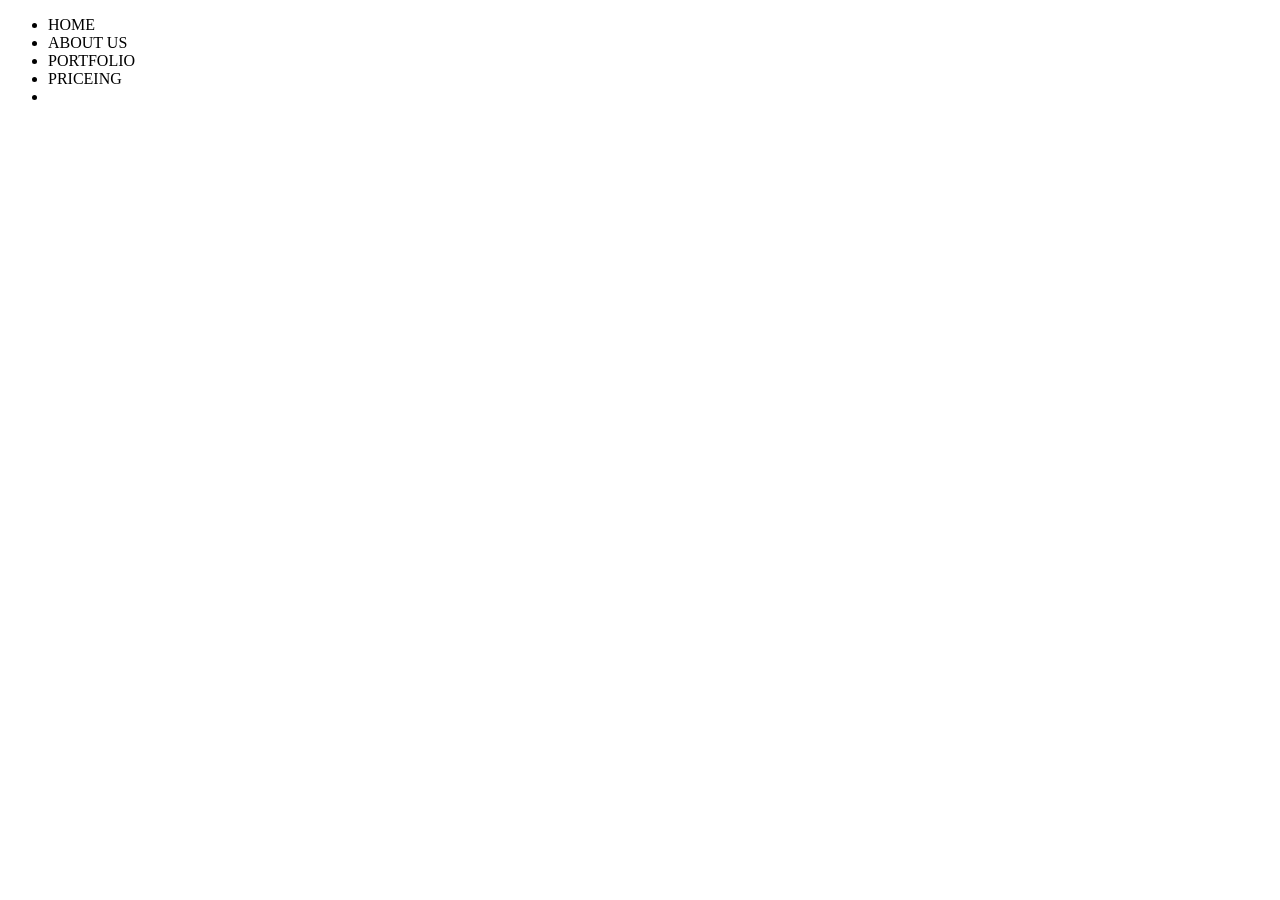
<file: assighnments/module 4/Q-21/index.htm>
<!DOCTYPE html>
<html lang="en">
<head>
    <meta charset="UTF-8">
    <meta name="viewport" content="width=device-width, initial-scale=1.0">
    <title>Document</title>
</head>
<body>
    <div class="container">
        <div class="navbar">
            <div class="logodiv"></div>
            <div class="menu">
                <ul>
                    <li>HOME</li>
                    <li>ABOUT US</li>
                    <li>PORTFOLIO</li>
                    <li>PRICEING</li>
                    <li></li>
                </ul>
            </div>
        </div>
    </div>
</body>
</html>
</file>
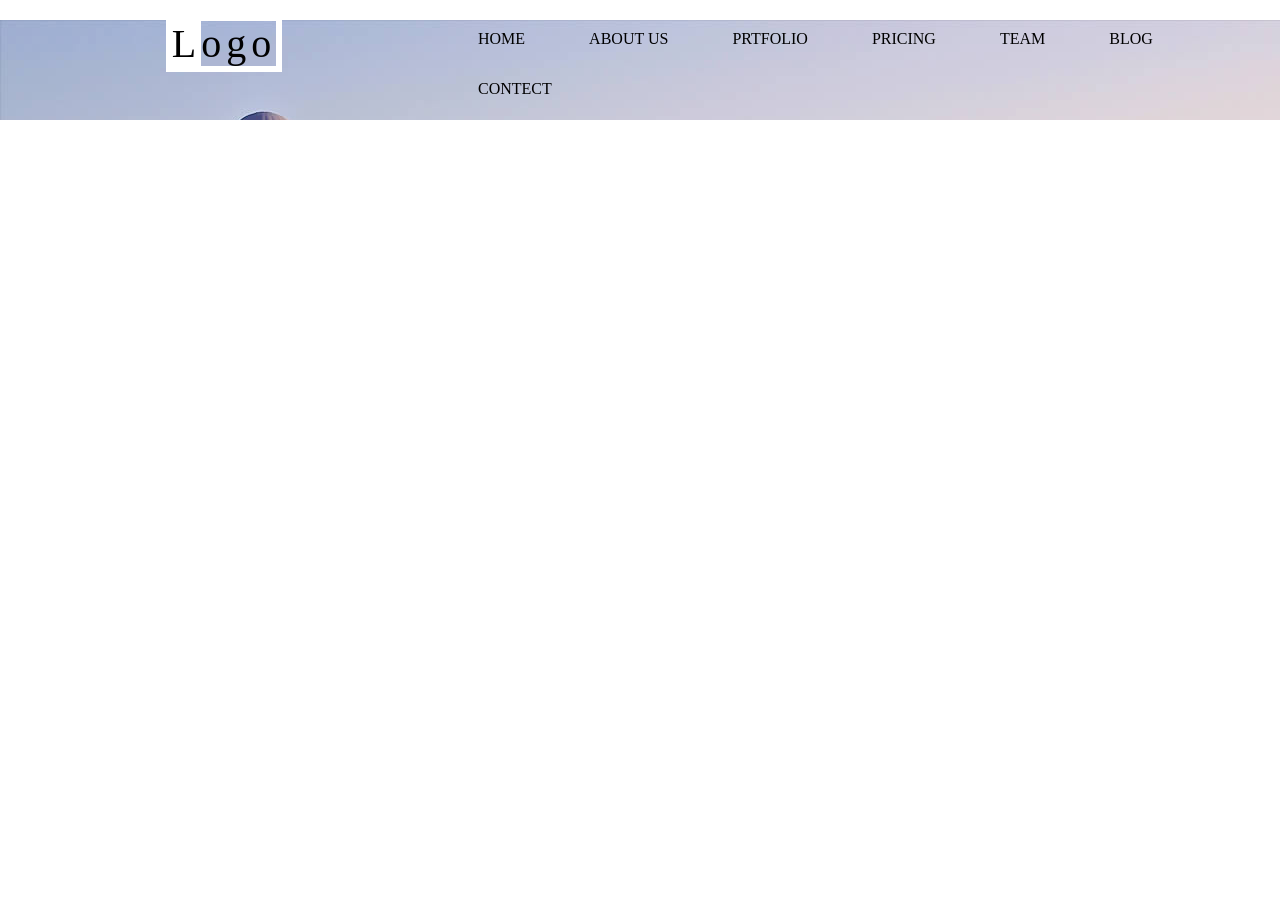
<file: assighnments/module 4/Q-22/index.htm>
<!DOCTYPE html>
<html lang="en">
<head>
    <meta charset="UTF-8">
    <meta name="viewport" content="width=device-width, initial-scale=1.0">
    <title>Document</title>
    <link rel="stylesheet" href="style.css">
</head>
<body>
    <div class="main">
        
    <div class="menu">
    <div class="logo">
        <span class="mainspan"><span class="logos">L</span>ogo</span>
    </div>
    <div class="navlist">
        
        <ul>
        
            <li>HOME</li>
            <li>ABOUT US</li>
            <li>PRTFOLIO</li>
            <li>PRICING</li>
            <li>TEAM</li>
            <li>BLOG</li>
            <li>CONTECT</li>
        </ul>
    </div>
    </div>
</div>
</body>
</html>
</file>
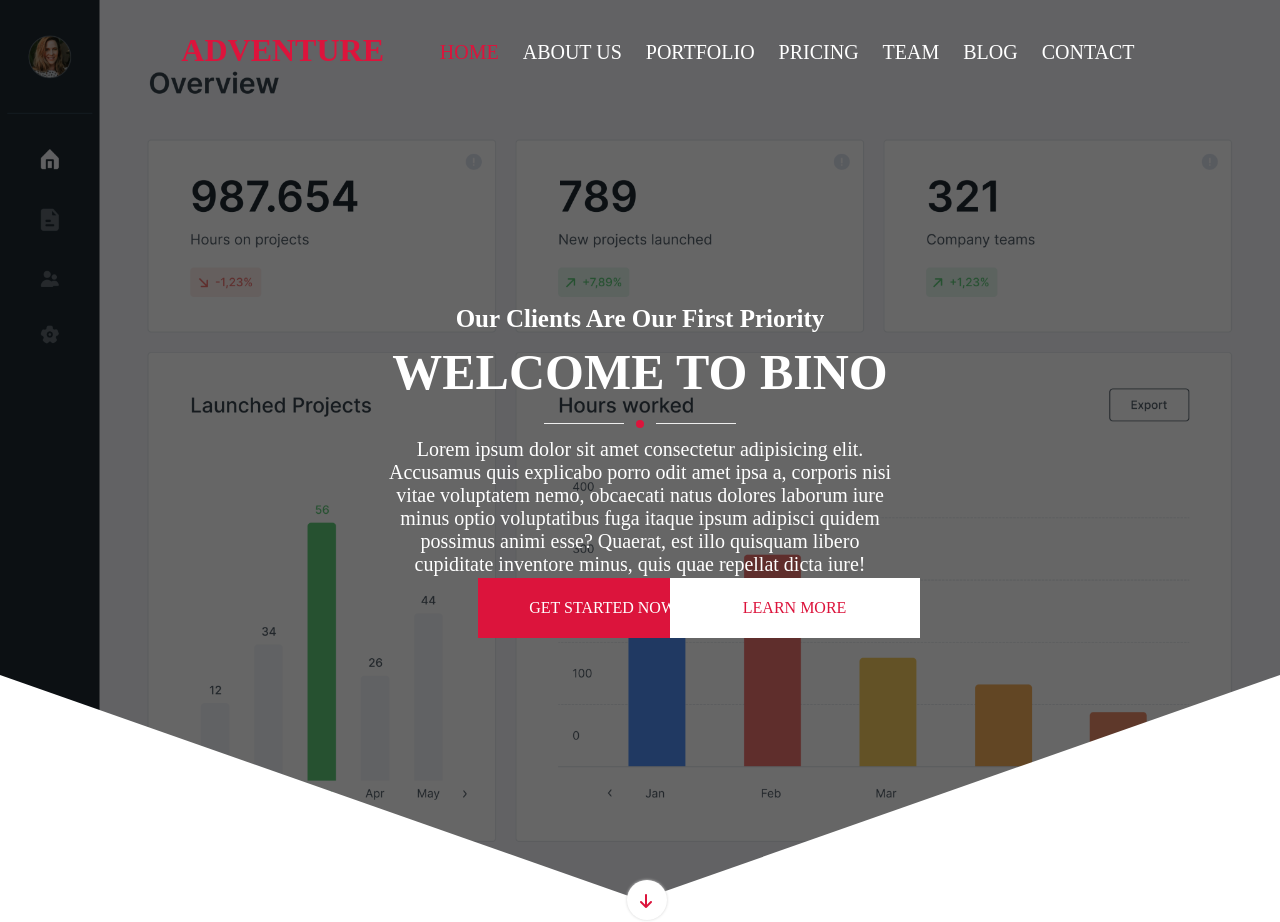
<file: all stuff/d/ballons.htm>
<!DOCTYPE html>
<html lang="en">

<head>
    <meta charset="UTF-8">
    <meta name="viewport" content="width=device-width, initial-scale=1.0">
    <title>Question-21</title>
    <link rel="stylesheet" href="../d/wavesimg/ballons.css">
    <link rel="stylesheet" href="https://cdnjs.cloudflare.com/ajax/libs/font-awesome/6.4.2/css/all.min.css">
</head>

<body>
    <div class="banner">
        <div class="banner-img"></div>
        <div class="header">
            <div class="header-title">
                <h1>ADVENTURE</h1>
            </div>
            <div class="header-list">
                <ul class="list">
                    <li class="home" style="color: crimson;">home </li>
                    <li>about us</li>
                    <li>portfolio</li>
                    <li>pricing</li>
                    <li>team</li>
                    <li>blog</li>
                    <li>contact</li>
                </ul>
            </div>
        </div>

        <div class="banner-text">
            <div class="text">
                <h3>Our Clients Are Our First Priority</h3>
                <h1>WELCOME TO BINO</h1>
            </div>
            <div class="circle"></div>
            <p>Lorem ipsum dolor sit amet consectetur adipisicing elit. Accusamus quis explicabo porro odit amet ipsa a,
                corporis nisi vitae voluptatem nemo, obcaecati natus dolores laborum iure minus optio voluptatibus fuga
                itaque ipsum adipisci quidem possimus animi esse? Quaerat, est illo quisquam libero cupiditate inventore
                minus, quis quae repellat dicta iure!</p>
            <div class="button">
                <div class="btn btn-1">
                    <a href="#">GET STARTED NOW</a>
                </div>
                <div class="btn btn-2">
                    <a href="#">LEARN MORE</a>
                </div>
            </div>
        </div>

        <div class="icon">
            <i class="fa fa-arrow-down"></i>
        </div>
    </div>
</body>

</html>
</file>
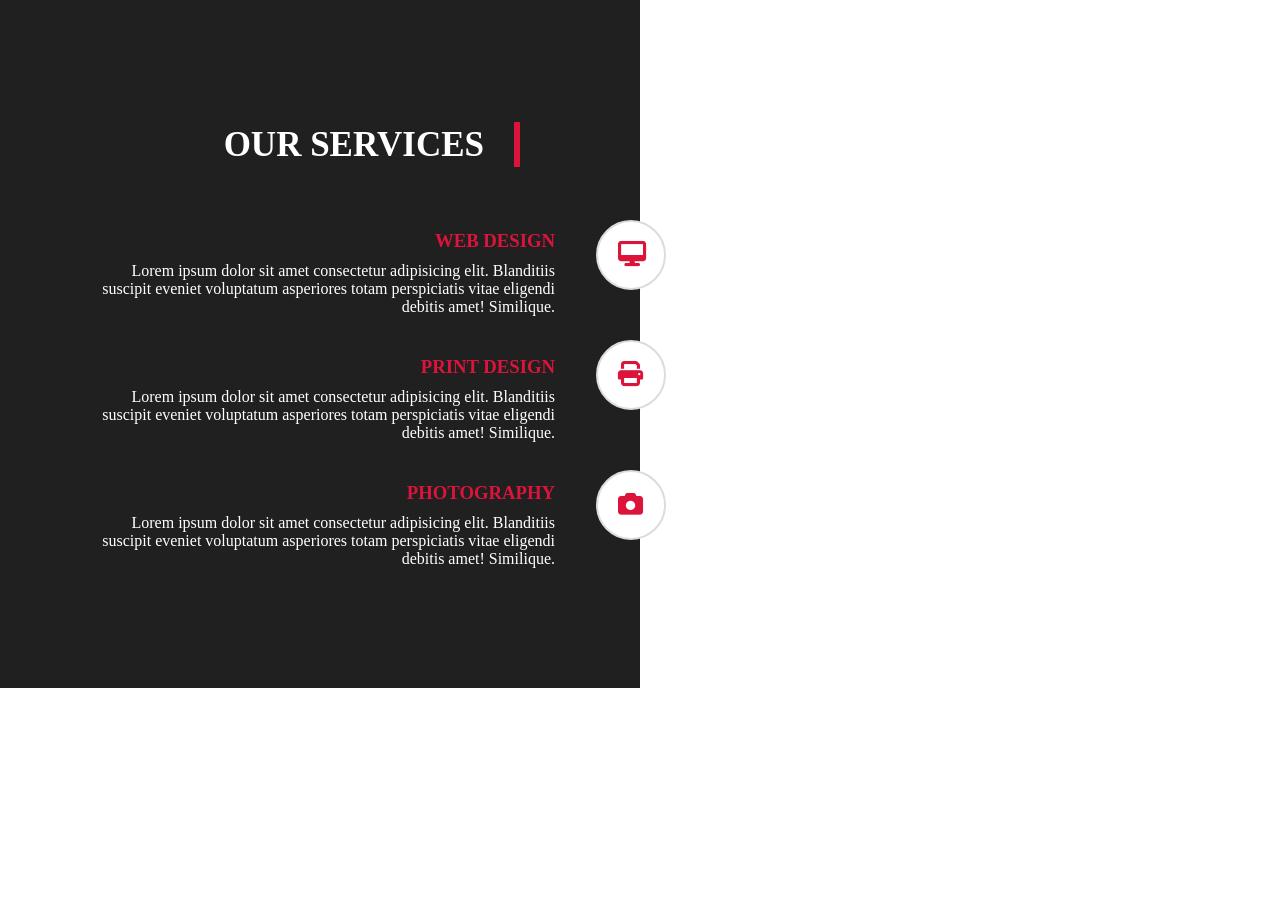
<file: all stuff/d/d3.htm>
<!DOCTYPE html>
<html lang="en">

<head>
    <meta charset="UTF-8">
    <meta name="viewport" content="width=device-width, initial-scale=1.0">
    <title>Question-22</title>
    <link rel="stylesheet" href="../d3.css">
    <link rel="stylesheet" href="https://cdnjs.cloudflare.com/ajax/libs/font-awesome/6.4.2/css/all.min.css">
</head>

<body>
    <div class="service-container">
        <div class="service-box">
            <div class=" box box-1">
                <ul class="services">
                    <h2>OUR SERVICES</h2>
                    <li class="service">
                        <h3>WEB DESIGN</h3>
                        <p>Lorem ipsum dolor sit amet consectetur adipisicing elit. Blanditiis suscipit eveniet
                            voluptatum
                            asperiores totam perspiciatis vitae eligendi debitis amet! Similique.</p>
                    </li>
                    <li class="service">
                        <h3>PRINT DESIGN</h3>
                        <p>Lorem ipsum dolor sit amet consectetur adipisicing elit. Blanditiis suscipit eveniet
                            voluptatum
                            asperiores totam perspiciatis vitae eligendi debitis amet! Similique.</p>
                    </li>
                    <li class="service">
                        <h3>PHOTOGRAPHY</h3>
                        <p>Lorem ipsum dolor sit amet consectetur adipisicing elit. Blanditiis suscipit eveniet
                            voluptatum
                            asperiores totam perspiciatis vitae eligendi debitis amet! Similique.</p>
                    </li>
                </ul>

                <div class="icon-1 icon"><i class="fa-solid fa-desktop"></i></div>
                <div class="icon-2 icon"><i class="fa-solid fa-print"></i></div>
                <div class="icon-3 icon"><i class="fa-solid fa-camera"></i></div>
            </div>
            <div class=" box box-2"></div>
        </div>
    </div>
</body>


</html>
</file>
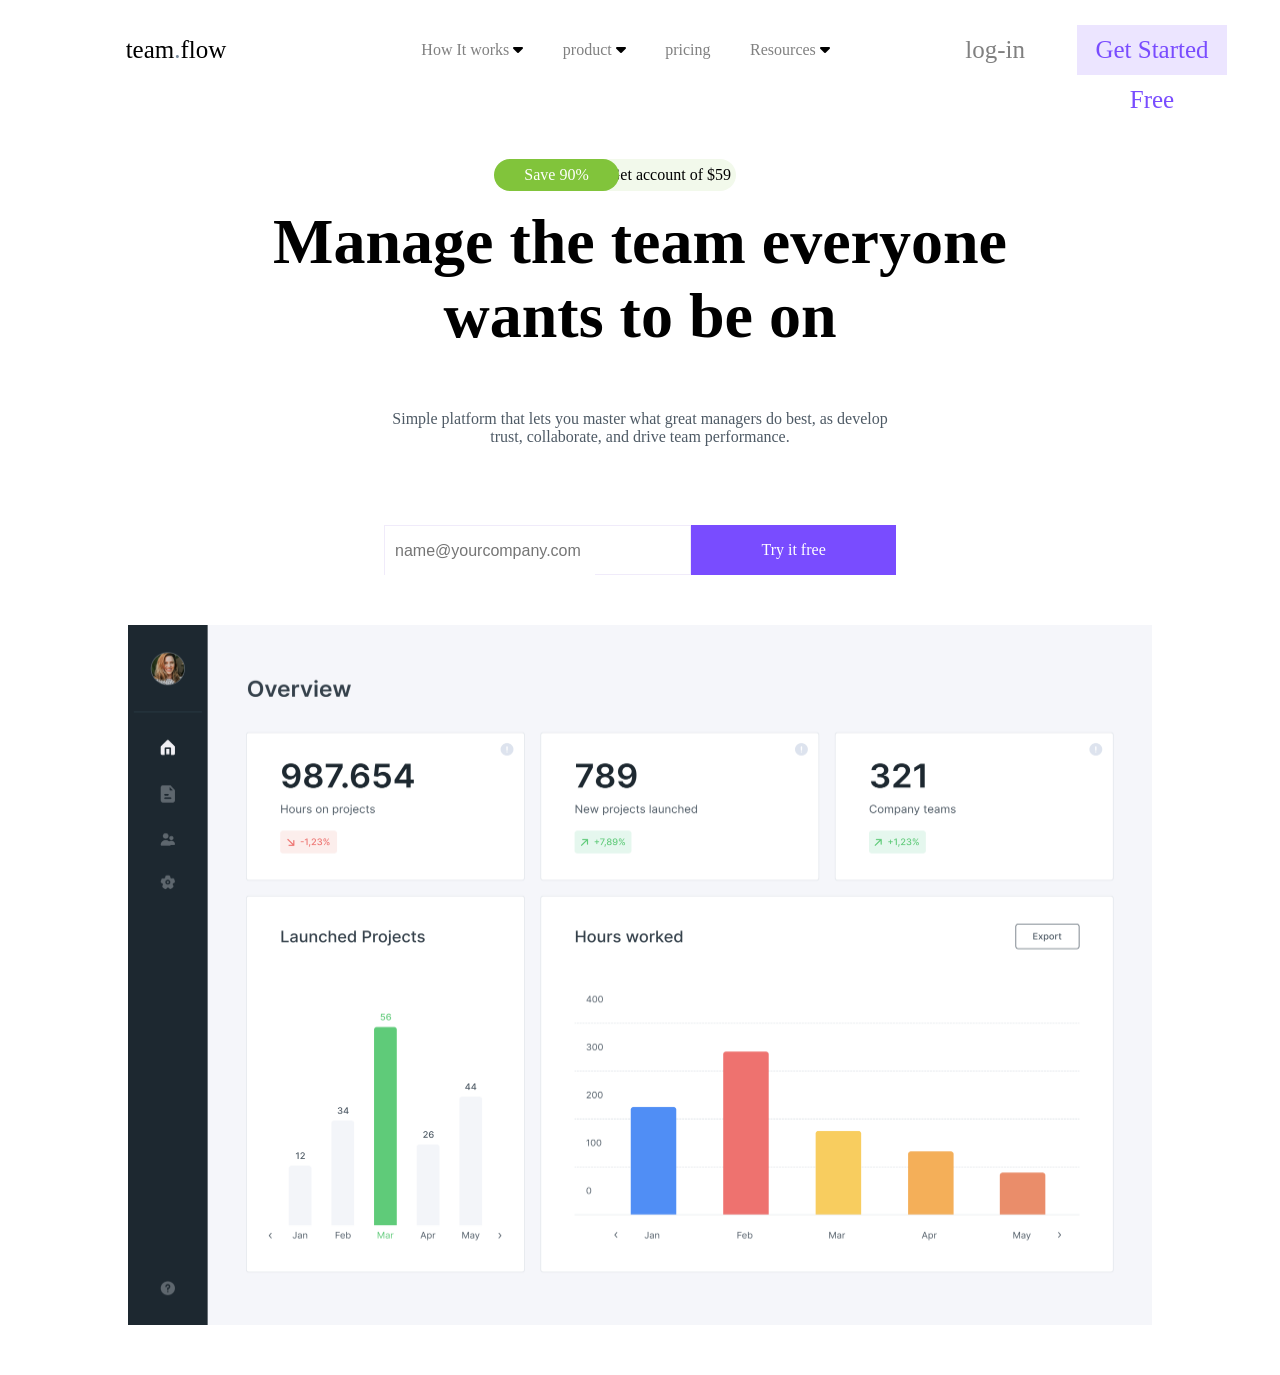
<file: all stuff/d/d4.htm>
<!DOCTYPE html>
<html lang="en">

<head>
    <meta charset="UTF-8">
    <meta name="viewport" content="width=device-width, initial-scale=1.0">
    <title>Question-25</title>
    <link rel="stylesheet" href="d4.css">
    <link rel="stylesheet" href="https://cdnjs.cloudflare.com/ajax/libs/font-awesome/6.4.2/css/all.min.css">
</head>

<body>

    <!-- HEADER -->
    <div class="header">
        <div class="header-container">
            <div class="header-title">
                <h1>team<span style="color: lightslategray;">.</span>flow</h1>
            </div>
            <div class="header-menu">
                <div class="menu">
                    <ul class="list">
                        <li>How It works <i class="fa-solid fa-caret-down" style="color: #000000;"></i></li>
                        <li>product <i class="fa-solid fa-caret-down" style="color: #000000;"></i></li>
                        <li>pricing</li>
                        <li>Resources <i class="fa-solid fa-caret-down" style="color: #000000;"></i></li>
                    </ul>
                </div>
                <div class="button">
                    <div class="btn btn-1"><a href="#">log-in</a></div>
                    <div class="btn btn-2"><a href="#">Get Started Free</a></div>
                </div>
            </div>
        </div>
    </div>

    <!-- banner section -->
    <div class="banner">
        <div class="banner-container">
            <div class="save-upto">
                <div class="get">
                    <div class="save">Save 90%</div>
                    Get account of $59</div>
            </div>
            <div class="banner-content">
                <h1>Manage the team everyone wants to be on</h1>
                <h4>Simple platform that lets you master what great managers do best, as develop trust, collaborate, and drive team performance.</h4>
            </div>
            <div class="input-container">
                <div class="box-1"><input type="text" placeholder="name@yourcompany.com"></div>
                <div class="box-2">Try it free</div>
            </div>
        </div>
    </div>

    <div class="overview">
        <div class="overview-container">
            <img src="../../all stuff/d/112.png" alt="" height="100%" width="100%">
        </div>
    </div>
</body>

</html>
</file>
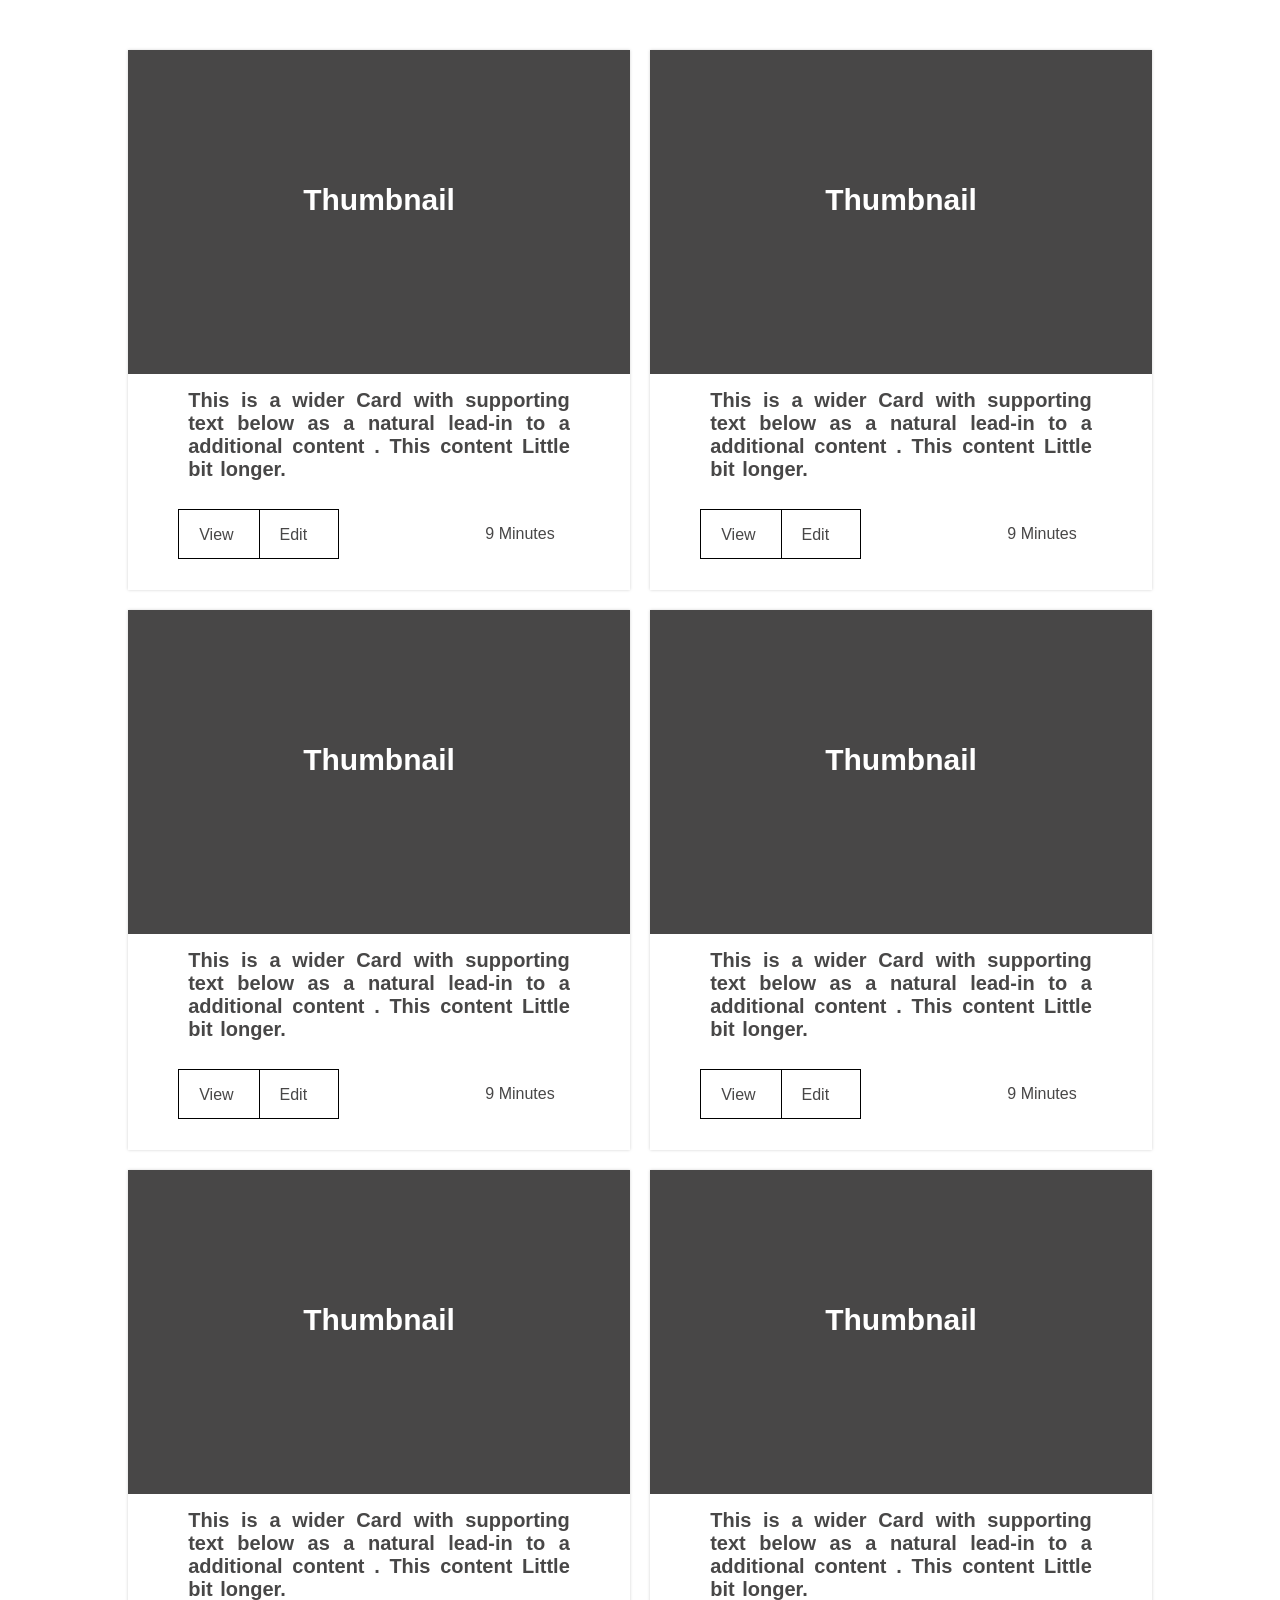
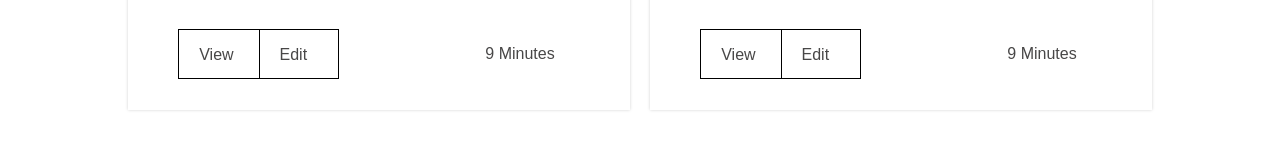
<file: all stuff/d/thumb.htm>
<!DOCTYPE html>
<html lang="en">

<head>
    <meta charset="UTF-8">
    <meta name="viewport" content="width=device-width, initial-scale=1.0">
    <title>Question-24</title>
    <link rel="stylesheet" href="thumb.css">
</head>

<body>
    <div class="container">
        <div class="box box-1">
            <div class="content content-1">
                <h2>Thumbnail</h2>
            </div>
            <div class="content-2 content">
                <h5>This is a wider Card with supporting text below as a natural lead-in to a additional content . This
                    content Little bit longer.</h5>
                <div class="button">
                    <div class="btn btn-1"><a href="#">View</a></div>
                    <div class="btn btn-2"><a href="#">Edit</a></div>
                    <div class="time">9 Minutes</div>
                </div>
            </div>
        </div>
        <div class="box box-2">
            <div class="content content-1">
                <h2>Thumbnail</h2>
            </div>
            <div class="content-2 content">
                <h5>This is a wider Card with supporting text below as a natural lead-in to a additional content . This
                    content Little bit longer.</h5>
                <div class="button">
                    <div class="btn btn-1"><a href="#">View</a></div>
                    <div class="btn btn-2"><a href="#">Edit</a></div>
                    <div class="time">9 Minutes</div>
                </div>
            </div>
        </div>
        <div class="box box-3">
            <div class="content content-1">
                <h2>Thumbnail</h2>
            </div>
            <div class="content-2 content">
                <h5>This is a wider Card with supporting text below as a natural lead-in to a additional content . This
                    content Little bit longer.</h5>
                <div class="button">
                    <div class="btn btn-1"><a href="#">View</a></div>
                    <div class="btn btn-2"><a href="#">Edit</a></div>
                    <div class="time">9 Minutes</div>
                </div>
            </div>
        </div>
        <div class="box box-4">
            <div class="content content-1">
                <h2>Thumbnail</h2>
            </div>
            <div class="content-2 content">
                <h5>This is a wider Card with supporting text below as a natural lead-in to a additional content . This
                    content Little bit longer.</h5>
                <div class="button">
                    <div class="btn btn-1"><a href="#">View</a></div>
                    <div class="btn btn-2"><a href="#">Edit</a></div>
                    <div class="time">9 Minutes</div>
                </div>  
            </div>
        </div>
        <div class="box box-5">
            <div class="content content-1">
                <h2>Thumbnail</h2>
            </div>
            <div class="content-2 content">
                <h5>This is a wider Card with supporting text below as a natural lead-in to a additional content . This
                    content Little bit longer.</h5>
                <div class="button">
                    <div class="btn btn-1"><a href="#">View</a></div>
                    <div class="btn btn-2"><a href="#">Edit</a></div>
                    <div class="time">9 Minutes</div>
                </div>
            </div>
        </div>
        <div class="box box-6">
            <div class="content content-1">
                <h2>Thumbnail</h2>
            </div>
            <div class="content-2 content">
                <h5>This is a wider Card with supporting text below as a natural lead-in to a additional content . This
                    content Little bit longer.</h5>
                <div class="button">
                    <div class="btn btn-1"><a href="#">View</a></div>
                    <div class="btn btn-2"><a href="#">Edit</a></div>
                    <div class="time">9 Minutes</div>
                </div>
            </div>
        </div>
    </div>
</body>

</html>
</file>
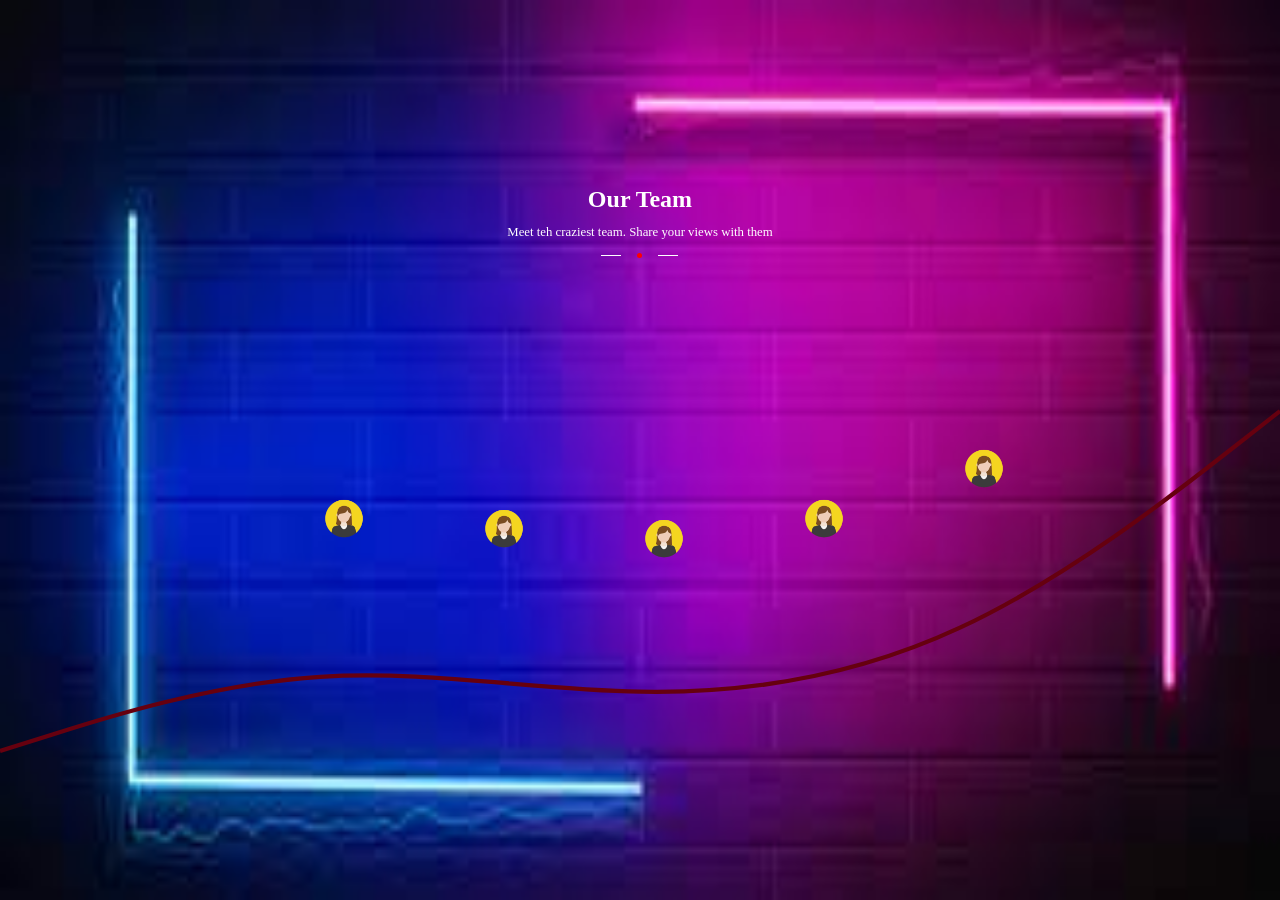
<file: all stuff/d/waves.htm>
<!DOCTYPE html>
<html lang="en">
<head>
    <meta charset="UTF-8">
    <meta name="viewport" content="width=device-width, initial-scale=1.0">
    <title>Document</title>
    <link rel="stylesheet" href="waves.css">
</head>
<body>
        <div class="text-cont">
            <div class="text-cont">
                <h2 class="heading">Our Team</h2>
                <span class="desc">Meet teh craziest team. Share your views with them</span>
                <div class="des-con">
                    <div class="line"></div>
                    <div class="dot"></div>
                    <div class="line"></div>
                </div>
            </div>
            
            <div class="wave-cont">
                <svg id="visual" class="wave" viewBox="0 0 900 600"  xmlns="http://www.w3.org/2000/svg" xmlns:xlink="http://www.w3.org/1999/xlink" ><path d="M0 495L37.5 483.2C75 471.3 150 447.7 225 442.8C300 438 375 452 450 453.3C525 454.7 600 443.3 675 408.3C750 373.3 825 314.7 862.5 285.3L900 256" fill="none"   stroke="#66000f" stroke-width="3"> </path></svg>
                <div class="img-cont">
                    
                    <div>
                        <img class="avatar i-1 " src="../d/wavesimg/avatar.png" alt="">
                    </div>
                    <div>
                        <img class="avatar i-2 " src="../d/wavesimg/avatar.png" alt="">
                    </div>
                <div>
                    <img class="avatar i-3 " src="../d/wavesimg/avatar.png" alt="">
                </div>
                <div>
                    <img class="avatar i-4 " src="../d/wavesimg/avatar.png" alt="">
                </div>
                <div>
                    <img class="avatar i-5 " src="../d/wavesimg/avatar.png" alt="">
                </div>
            </div>
        </div> 
    </div>
</body>
</html>
</file>
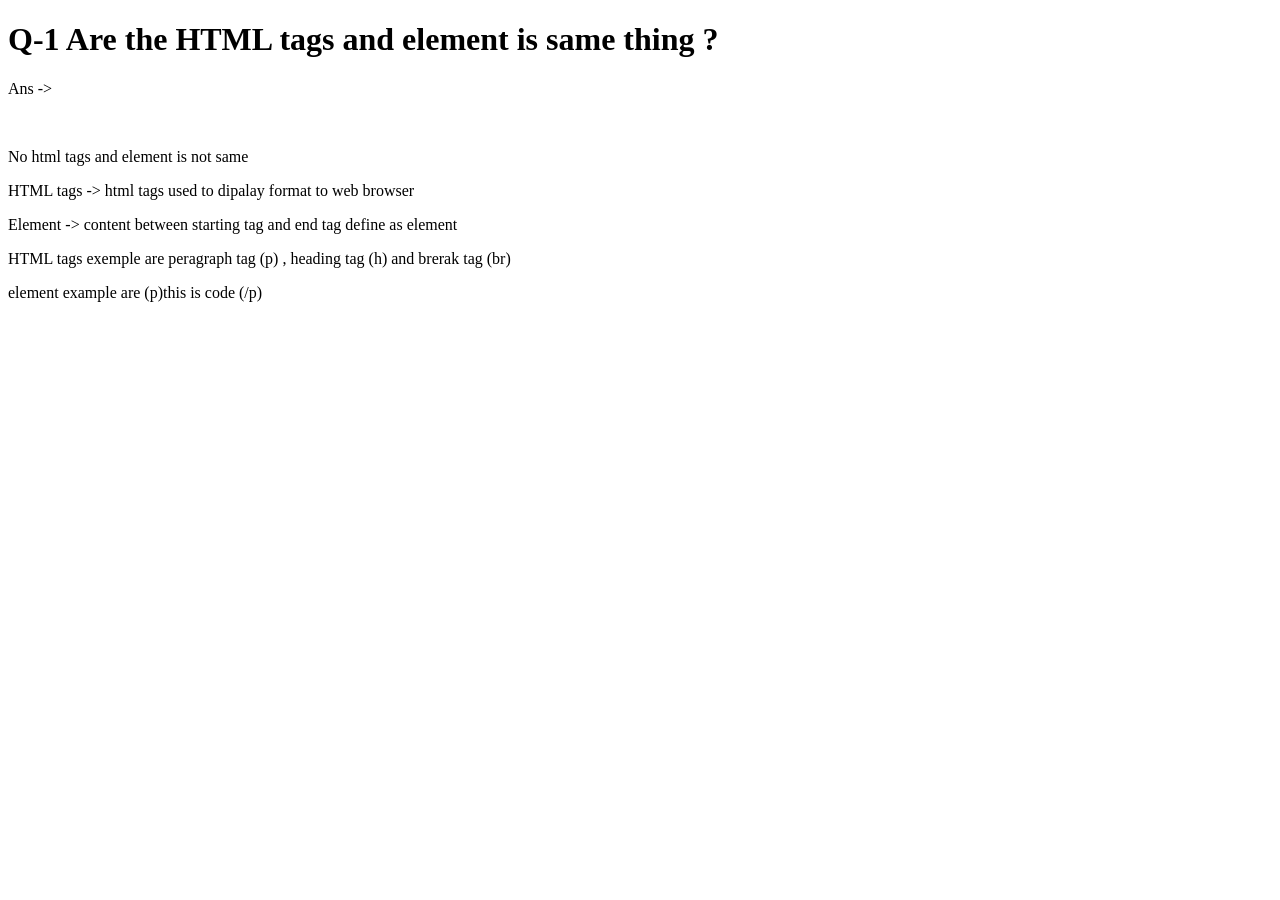
<file: assighnments/module 3/Question1.html>
<!DOCTYPE html>
<html lang="en">
<head>
    <meta charset="UTF-8">
    <meta name="viewport" content="width=device-width, initial-scale=1.0">
    <title>Question 1 </title>
    <style>
.ab:hover {
    background: lightblue;
    border: 1px;

}
    </style>
</head>
<body>
    <H1 class="ab">Q-1 Are the HTML tags and element is same thing ?</H1>

    <p>Ans ->  </p>
    <br>
    <p> No html tags and element is not same </p>
    <p>HTML tags -> html tags used to dipalay format to web browser </p>
    <p>Element -> content between starting tag and end tag define as element </p>
    <p> HTML tags exemple are peragraph tag (p) , heading tag (h) and brerak tag (br)</p>
    <p>element example are (p)this is code (/p)</p>
</body>
</html>
</file>
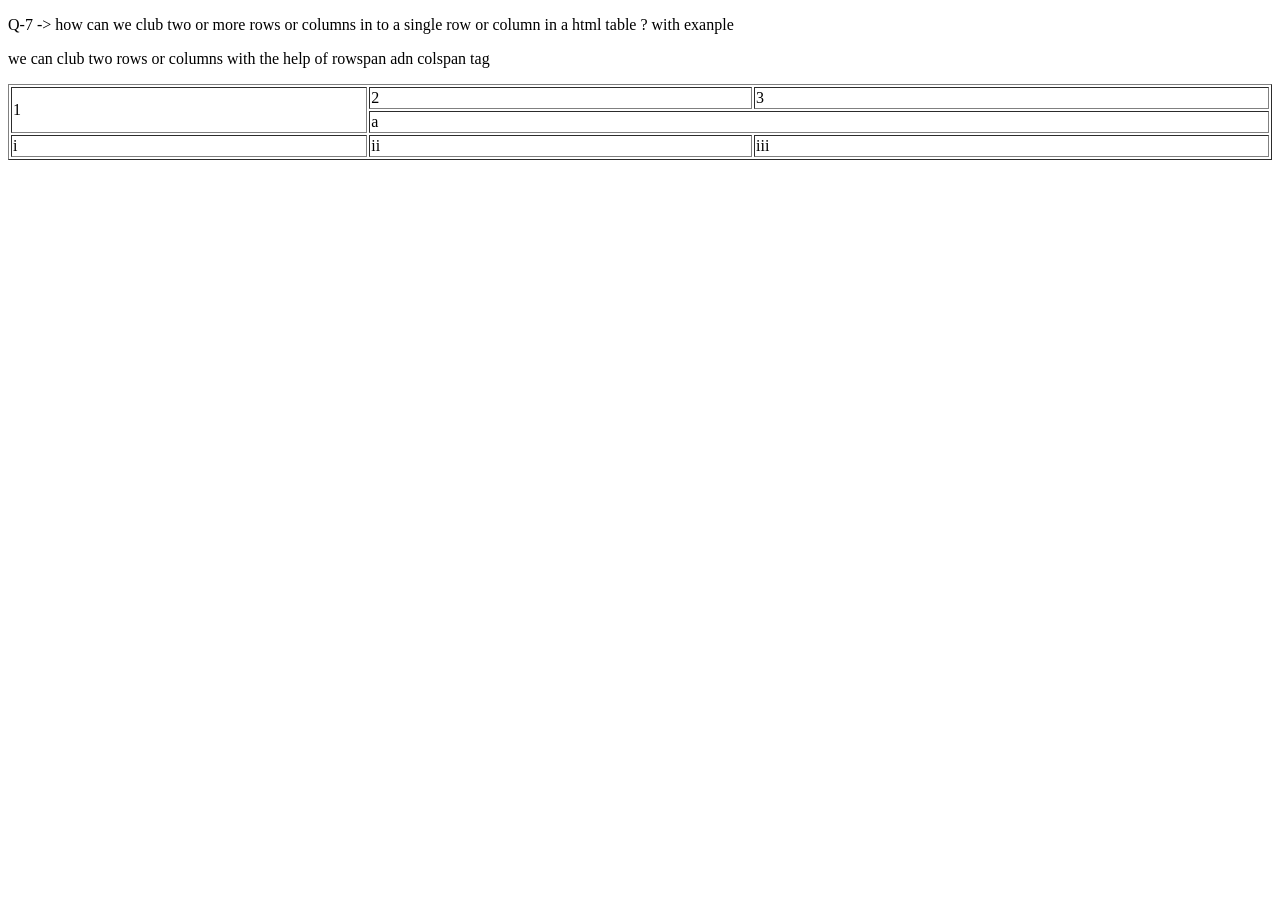
<file: assighnments/module 3/Question10.htm>
<!DOCTYPE html>
<html lang="en">
<head>
    <meta charset="UTF-8">
    <meta name="viewport" content="width=device-width, initial-scale=1.0">
    <title>Question-7 </title>
    
</head>
<body>
    <p>Q-7 -> how can we club two or more rows or columns in to a single row or column in a html table  ? with exanple  </p>
    <p> we can club two rows or columns with the help of rowspan adn colspan tag</p>
    <table border="1px" width="100%">
        <tr >
            <td rowspan="2">1</td>
            <td>2</td>
            <td>3</td>
        </tr>
        <tr>
            <td colspan="2">a</td>
            
            
        </tr>
        <tr>
            <td>i</td>
            <td>ii</td>
            <td>iii</td>
        </tr>
    </table>
</body>
</html>
</file>
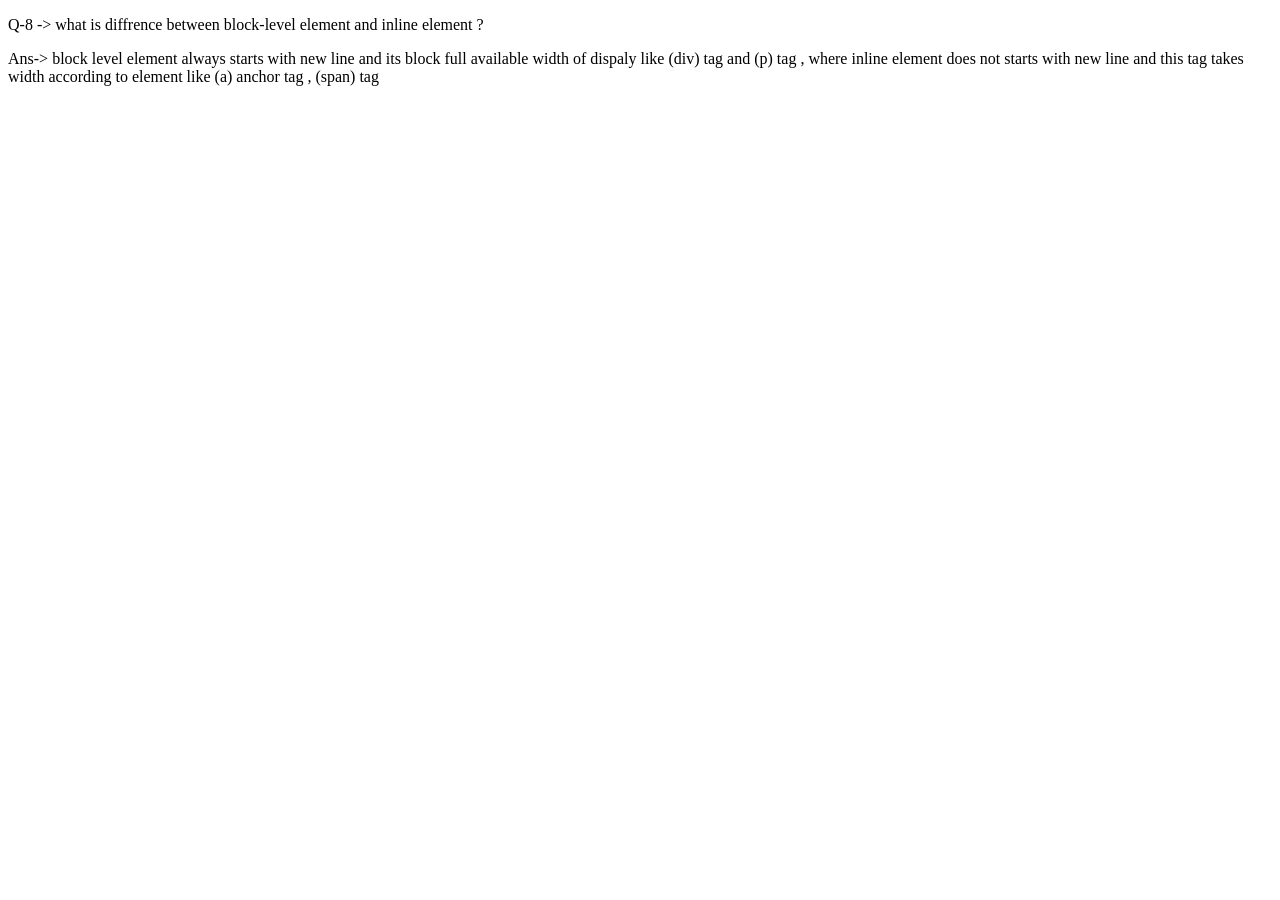
<file: assighnments/module 3/Question11.htm>
<!DOCTYPE html>
<html lang="en">
<head>
    <meta charset="UTF-8">
    <meta name="viewport" content="width=device-width, initial-scale=1.0">
    <title>Question-8 </title>
</head>
<body>
    <p>Q-8 -> what is diffrence between block-level element and inline element ?</p>
<p>Ans-> block level element always starts with new line and its block full  available width of dispaly like (div) tag  and (p) tag , where inline element does not starts with new line and this tag takes width according to element like (a) anchor tag  , (span) tag </p>
</body>
</html>
</file>
<file: assighnments/module 4/Q-22/style.css>
*{
    margin: 0;
    padding: 0;
    box-sizing: border-box;
    
}
.main {
    background-image: url(assets/homebg.jpg);
    height: 100%;
    width: 100%;

}
.menu{
    background: rgba(0, 0, 0, 0);
    width: 100%;
    height: auto;
    display: flex;
    flex-wrap: wrap;
    margin-top: 20px;
}
.logo{
    text-align: center;
    letter-spacing: 5px;
    width: 35%;
    height: 50px;
    background: rgba(0, 0, 0, 0);

}

.mainspan{
    border: 6px solid white;
    font-size: 40px;
}
.logos{
    background-color: white;
}
.navlist{
    width: 60%;
   
    background: transparent;
}
.navlist ul li{
    display: inline-block;
    list-style: none;
    height: 50px;
    /* line-height: 50px; */
    background: transparent;
    padding: 10px 30px;

    
}
</file>
<file: all stuff/d/wavesimg/ballons.css>
* {
    margin: 0;
    padding: 0;
    box-sizing: border-box;
}

.banner {
    height: 900px;
    width: 100%;
    margin: auto;
    position: relative;
    background-size: 100% 100%;
}

.banner .banner-img {
    height: 900px;
    width: 100%;
    background: url("../../d/112.png");
    background-size: cover;
    filter: brightness(40%);
    position: absolute;
    top: 0;
    clip-path: polygon(0% 0%, 100% 0%, 100% 75%, 100% 75%, 100% 75%, 50% 100%, 0% 75%);
    -webkit-clip-path: polygon(0% 0%, 100% 0%, 100% 75%, 100% 75%, 100% 75%, 50% 100%, 0% 75%);
}

.banner .header {
    position: absolute;
    height: auto;
    width: 100%;
    height: auto;
    display: flex;
    flex-wrap: wrap;
    background: transparent;
}

.banner .header .header-title {
    height: 100px;
    width: 30%;
}

.banner .header .header-title h1 {
    line-height: 100px;
    color: crimson;
    text-align: right;
}

.banner .header .header-list {
    height: 100px;
    width: 70%;
}

.banner .header .header-list .list {
    height: 100px;
    width: 90%;
    display: flex;
    flex-wrap: wrap;
    font-size: 20px;
    color: white;
    line-height: 100px;
    justify-content: center;
}

.banner .header .header-list .list li {
    list-style: none;
    text-transform: uppercase;
    display: inline-block;
    padding: 0px 10px;
    margin: 2px;
}

.banner .header .header-list .list li:hover {
    color: crimson;
}

.banner .banner-text {
    height: 400px;
    width: 100%;
    position: absolute;
    top: 300px;
}

.banner .banner-text .text {
    height: 100px;
    width: 70%;
    margin: 5px;
    color: white;
    text-align: center;
    margin: auto;
}

.banner .banner-text .text h3 {
    font-size: 25px;
    padding: 5px;
}

.banner .banner-text .text h1 {
    font-size: 50px;
    padding: 5px;
}

.banner .banner-text .circle {
    height: 8px;
    width: 8px;
    margin: 20px auto 10px auto;
    background-color: crimson;
    border-radius: 50%;
    position: relative;
}


.banner .banner-text .circle::before {
    content: "";
    position: absolute;
    right: 5%;
    bottom: 4px;
    height: 1px;
    width: 80px;
    background: #eee;
    display: inline-block;
    margin-right: 20px;
}

.banner .banner-text .circle::after {
    position: absolute;
    left: 5%;
    bottom: 4px;
    height: 1px;
    width: 80px;
    background: #eee;
    content: "";
    display: inline-block;
    margin-left: 20px;
}

.banner .banner-text p {
    height: 100px;
    width: 40%;
    margin: 5px;
    color: white;
    font-size: 20px;
    text-align: center;
    margin: auto;
}

.banner .banner-text .button {
    height: auto;
    width: 30%;
    margin: 20px auto;
    display: flex;
    flex-wrap: wrap;
}

.banner .banner-text .btn {
    height: 100px;
    width: 45%;
    padding: 20px;
    margin:auto;
}

.banner .banner-text .btn a {
    text-decoration: none;
    height: 60px;
    width: 250px;
    padding: 25px;
    margin: auto;
    line-height: 10px;
    text-align: center;
    display: inline-block;
}

.banner .banner-text .btn-1 a {
    background-color: crimson;
    color: white;
}

.banner .banner-text .btn-2 a {
    background-color: white;
    color: crimson;
}

.banner .icon{
    height: 40px;
    width: 40px;
    position: absolute;
    top: 880px;
    left: 49%;
    border-radius: 50%;
    background-color: white;
    box-shadow: 0px 0px 3px lightgray;
}

.banner .icon .fa{
    color: crimson;
    padding: 13px;
}
</file>
<file: all stuff/d3.css>
* {
    margin: 0;
    padding: 0;
    box-sizing: border-box;
    list-style: none;
}

.service-container {
    height: auto;
    width: auto;
}

.service-container .service-box {
    height: auto;
    width: 100%;
    display: flex;
    flex-wrap: wrap;
}

.service-container .service-box .box-1 {
    height: auto;
    width: 50%;
    padding: 80px;
    position: relative;
    background-color: #202020;
}

.service-container .service-box .box-1 .services {
    text-align: right;
    padding: 10px 5px;
}

.service-container .service-box .box-1 .services h2 {
    height: auto;
    width: auto;
    padding: 5px;
    text-align: right;
    line-height: 100px;
    font-size: 35px;
    color: white;
}

.service-container .service-box .box-1 .services h2:after {
    content: "";
    margin: 30px;
    border: 3px solid crimson;
}

.service-container .service-box .box-1 .services .service {
    padding: 5px 0px;
    margin: 20px auto;
    text-align: right;
}

.service-container .service-box .box-1 .services .service p {
    padding: 5px 0px;
    color: white;
    text-align: right;
}

.service-container .service-box .box-1 .services .service h3 {
    padding: 5px 0px;
    text-align: right;
    color: crimson;
}


.service-container .service-box .box-1 .icon {
    height: 70px;
    width: 70px;
    background-color: white;
    border-radius: 50%;
    position: absolute;
    right: -4%;
    border: 2px solid gainsboro;
}

.service-container .service-box .box-1 .icon-1 {
    top: 220px;
}

.service-container .service-box .box-1 .icon-2 {
    top: 340px;
}

.service-container .service-box .box-1 .icon-3 {
    top: 470px;
}

.service-container .service-box .box-1 .icon .fa-solid {
    color: crimson;
    padding: 20px;
    font-size: 25px;
}

.service-container .service-box .box-2 {
    height: auto;
    width: 50%;
    background: url("https://themewagon.github.io/bino/assets/images/servicerightimg.jpg");
    background-size: cover;
}

@media (max-width:1000px) {
    
    .service-container .service-box {
        display: block;
    }

    .service-container .service-box .box-1 {
        height: auto;
        width: 100%;
    }

    .service-container .service-box .box-1 .icon {
        position: absolute;
        right: 0%;
    }

    .service-container .service-box .box-1 .icon-1 {
        top: 210px;
    }

    .service-container .service-box .box-1 .icon-2 {
        top: 330px;
    }

    .service-container .service-box .box-1 .icon-3 {
        top: 450px;
    }

    .service-container .service-box .box-2 {
        height: 600px;
        width: 100%;
        background: url("https://themewagon.github.io/bino/assets/images/servicerightimg.jpg");
        background-size: cover;
    }

}


@media (max-width:700px) {

    .service-container .service-box {
        display: block;
    }

    .service-container .service-box .box-1 {
        height: auto;
        width: 100%;
    }

    .service-container .service-box .box-1 .icon {
        position: absolute;
        right: 0%;
    }

    .service-container .service-box .box-1 .icon-1 {
        top: 220px;
    }

    .service-container .service-box .box-1 .icon-2 {
        top: 350px;
    }

    .service-container .service-box .box-1 .icon-3 {
        top: 475px;
    }

    .service-container .service-box .box-2 {
        height: 600px;
        width: 100%;
        background: url("https://themewagon.github.io/bino/assets/images/servicerightimg.jpg");
        background-size: cover;
    }
}

@media (max-width:500px) {
    .service-container .service-box {
        display: block;
    }

    .service-container .service-box .box-1 {
        height: auto;
        width: 100%;
    }

    .service-container .service-box .box-1 .services h2 {
        font-size: 25px;
    }

    .service-container .service-box .box-1 .icon {
        position: absolute;
        right: 0%;
    }

    .service-container .service-box .box-1 .icon-1 {
        top: 225px;
    }

    .service-container .service-box .box-1 .icon-2 {
        top: 370px;
    }

    .service-container .service-box .box-1 .icon-3 {
        top: 510px;
    }

    .service-container .service-box .box-2 {
        height: 600px;
        width: 100%;
        background: url("https://themewagon.github.io/bino/assets/images/servicerightimg.jpg");
        background-size: cover;
    }
    
}

@media (max-width:450px) {
    .service-container .service-box {
        display: block;
    }

    .service-container .service-box .box-1 {
        height: auto;
        width: 100%;
    }

    .service-container .service-box .box-1 .services h2 {
        font-size: 25px;
    }

    .service-container .service-box .box-1 .icon {
        position: absolute;
        right: 0%;
    }

    .service-container .service-box .box-1 .icon-1 {
        top: 225px;
    }

    .service-container .service-box .box-1 .icon-2 {
        top: 400px;
    }

    .service-container .service-box .box-1 .icon-3 {
        top: 580px;
    }

    .service-container .service-box .box-2 {
        height: 600px;
        width: 100%;
        background: url("https://themewagon.github.io/bino/assets/images/servicerightimg.jpg");
        background-size: cover;
    }
    
}
</file>
<file: all stuff/d/d4.css>
* {
    margin: 0;
    padding: 0;
    box-sizing: border-box;
    text-decoration: none;
    list-style: none;
}

.header {
    height: auto;
    width: 100%;
    margin: auto;
}

.header .header-container {
    height: 100px;
    width: 100%;
    display: flex;
    flex-wrap: wrap;
}

.header .header-container .header-title {
    height: 60px;
    width: 25%;
    margin: auto;
}

.header .header-container .header-title h1 {
    text-align: center;
    font-size: 25px;
    font-weight: 500;
    line-height: 60px;
}

.header .header-container .header-menu {
    height: 60px;
    width: 70%;
    margin: auto;
    display: flex;
    flex-wrap: wrap;
}

.header .header-container .header-menu .menu {
    height: 60px;
    width: 50%;
    margin: auto;
}

.header .header-container .header-menu .menu .list {
    height: 60px;
    width: 100%;
    display: flex;
    flex-wrap: wrap;
    text-align: center;
    line-height: 60px;
}

.header .header-container .header-menu .menu .list li {
    height: 60px;
    margin: auto;
    width: auto;
    font-size: 16px;
    color: gray;
}

.header .header-container .header-menu .button {
    height: 60px;
    width: 35%;
    display: flex;
    flex-wrap: wrap;
    margin: auto;
}

.header .header-container .header-menu .button .btn {
    height: 50px;
    width: 48%;
    margin: auto;
    font-size: 25px;
    line-height: 50px;
    text-align: center;
}

.header .header-container .header-menu .button .btn-1 a {
    color: gray;
}

.header .header-container .header-menu .button .btn-2 a {
    color: #794CFF;
}

.header .header-container .header-menu .button .btn-2 {
    background-color: #ECE5FF;
}

/* banner */
.banner {
    height: auto;
    width: auto;
    margin: 50px auto;
}

.banner .banner-container {
    height: auto;
    width: 100%;
}

.banner .banner-container .save-upto {
    height: 50px;
    width: 15%;
    margin: auto;
    display: flex;
}

.banner .banner-container .save-upto .get {
    width: 300px;
    height: 32px;
    border-radius: 0px, 100px, 100px, 0px;
    line-height: 32px;
    text-align: right;
    font-size: 16px;
    padding-right: 5px;
    border-radius: 100px;
    position: relative;
    background-color: #F2F9EB;
    margin: auto;
}

.banner .banner-container .save-upto .get .save {
    width: 125px;
    height: 32px;
    line-height: 32px;
    text-align: center;
    color: white;
    border-radius: 100px;
    position: absolute;
    left: -50px;
    background-color: #81C43B;
}

.banner .banner-container .banner-content {
    height: 300px;
    width: 90%;
    margin: auto;
}

.banner .banner-container .banner-content h1 {
    width: 760px;
    height: 200px;
    font-size: 64px;
    margin: 5px auto;
    text-align: center;
}

.banner .banner-container .banner-content h4 {
    width: 505px;
    height: 48px;
    margin: 5px auto;
    font-size: 16px;
    color: #4E5A65;
    font-weight: 400;
    text-align: center;
}

.banner .banner-container .input-container {
    height: 50px;
    width: 40%;
    margin: 20px auto;
    display: flex;
    flex-wrap: wrap;
}

.banner .banner-container .input-container .box-1 {
    height: 50px;
    width: 60%;
    margin: auto;
    border-radius: 4px, 0px, 0px, 4px;
    border: 1px solid #F0EBFA;
}

.banner .banner-container .input-container .box-1 input {
    font-size: 16px;
    line-height: 50px;
    padding-left: 10px;
    border: none;
}

.banner .banner-container .input-container .box-2 {
    height: 50px;
    width: 40%;
    margin: auto;
    background-color: #794CFF;
    color: white;
    text-align: center;
    line-height: 50px;
    border-radius: 0px, 4px, 4px, 0px;
}

.overview {
    height: auto;
    width: auto;
    margin: 50px auto;
}

.overview .overview-container {
    height: 700px;
    width: 80%;
    margin: auto;
}
</file>
<file: all stuff/d/thumb.css>
* {
    padding: 0;
    margin: 0;
    font-family: Arial, Helvetica, sans-serif;
    box-sizing: border-box;
}


.container {
    height: auto;
    width: 80%;
    margin: 50px auto;
    display: grid;
    grid-template-rows: repeat(12, 80px);
    grid-template-columns: repeat(12, 1fr);
    gap: 20px 20px;
}

.container .box {
    height: auto;
    width: auto;
    box-shadow: 0px 0px 3px lightgray;
}

.container .box-1 {
    grid-area: 1/ 1/ span 6/ span 4;
}

.container .box-2 {
    grid-area: 1/ 5/ span 6/ span 4;
}

.container .box-3 {
    grid-area: 1/ 9/ span 6/ span 4;
}

.container .box-4 {
    grid-area: 7/ 1/ span 6/ span 4;
}

.container .box-5 {
    grid-area: 7/ 5/ span 6/ span 4;
}

.container .box-6 {
    grid-area: 7/ 9/ span 6/ span 4;
}

@media (max-width: 1300px) {

    .container {
        grid-template-rows: repeat(12, 120px);
    }
    .container .box-1 {
        grid-area: 1/ 1/ span 4/ span 6;
    }

    .container .box-2 {
        grid-area: 1/ 7/ span 4/ span 6;
    }

    .container .box-3 {
        grid-area: 5/ 1/ span 4/ span 6;
    }

    .container .box-4 {
        grid-area: 5/ 7/ span 4/ span 6;
    }

    .container .box-5 {
        grid-area: 9/ 1/ span 4/ span 6;
    }

    .container .box-6 {
        grid-area: 9/ 7/ span 4/ span 6;
    }

}

@media (max-width: 600px) {
    .container {
        grid-template-rows: repeat(12, 300px);
    }

    .container .box-1 {
        grid-area: 1/ 1/ span 2/ span 12;
    }

    .container .box-2 {
        grid-area: 3/ 1/ span 2/ span 12;
    }

    .container .box-3 {
        grid-area: 5/ 1/ span 2/ span 12;
    }

    .container .box-4 {
        grid-area: 7/ 1/ span 2/ span 12;
    }

    .container .box-5 {
        grid-area: 9/ 1/ span 2/ span 12;
    }

    .container .box-6 {
        grid-area: 11/ 1/ span 2/ span 12;
    }
}

.container .box .content-1 {
    width: 100%;
    height: 60%;
    background-color: #484747;
}

.container .box .content h2 {
    text-align: center;
    font-size: 30px;
    line-height: 300px;
    color: white;
}

.container .box .content-2 {
    height: 40%;
    width: 100%;
}

.container .box .content-2 h5 {
    height: 100px;
    width: 80%;
    margin: 5px auto;
    padding: 10px;
    font-weight: 600;
    color: #484747;
    font-size: 20px;
    word-spacing: 2px;
    text-align: justify;
}

.container .box .content-2 .button {
    height: 100px;
    width: 80%;
    margin: 5px auto;
    display: flex;
    flex-wrap: wrap;
}

.container .box .content-2 .button .btn {
    height: 50px;
    width: 20%;
    margin: 25px 0px;
    border: 1px solid black;
}

.container .box .content-2 .button .btn-1{
    border-right : none;
}

.container .box .content-2 .button .btn a {
    text-decoration: none;
    text-align: center;
    line-height: 50px;
    color: #484747;
    padding-left: 20px;
}

.container .box .content-2 .button .time {
    width: 50%;
    height: 50px;
    color: #484747;
    margin: auto;
    text-align: right;
    line-height: 50px;
    padding-right: 5px;
}
</file>
<file: all stuff/d/waves.css>
*{
    margin: 0;
    padding: 0;
    box-sizing: border-box;
}

body{
    height: 100vh;
    background-image: url("[data-uri]");
    background-repeat: no-repeat;
    background-size: 100% 100%;
}


/* body::before{
    content: '';
    position: absolute;
    top: 0px;
    right: 0px;
    bottom: 0px;
    left: 0px;
    background: url('https://c1.wallpaperflare.com/preview/706/825/80/iphone-mobile-notebook-open.jpg') no-repeat center center/cover ;
    opacity: .8;
} */

.line{
    height: 1px;
    width: 20px;
    background: #fff;
}

.des-con{
    display: flex;
    justify-content: center;
    align-items: center;
}

.dot{
    height: 5px;
    background: red;
    width: 5px;
    border-radius: 100%;
    margin: 0 1rem;
}

.desc{
    font-size: .8rem;
}


.text-cont{
    position: relative;
    height: 100%;
    display: flex;
    flex-direction: column;
    align-items: center;
    justify-content: center;
    gap: .8rem;
    color:#fff;
}

.wave-cont{
    width: 100vw;
    height: 100vh;
    position: relative;
}
.wave{
    position: absolute;
    bottom: 0;
    width: 100vw;
}


.avatar{
    height: 3rem;
    object-fit: contain;
    position: absolute;
}

.img-cont{
    display: flex;
    align-items: center;
    position: absolute;
    justify-content: center;
    width: inherit;
    gap:10rem
}

.i-1{
    position: absolute;
    top: 40px;

}
.i-2{
    position: absolute;
    top: 50px;

}
.i-3{
    position: absolute;
    top: 60px;

}
.i-4{
    position: absolute;
    top: 40px;

}
.i-5{
    position: absolute;
    top: -10px;

}
</file>
